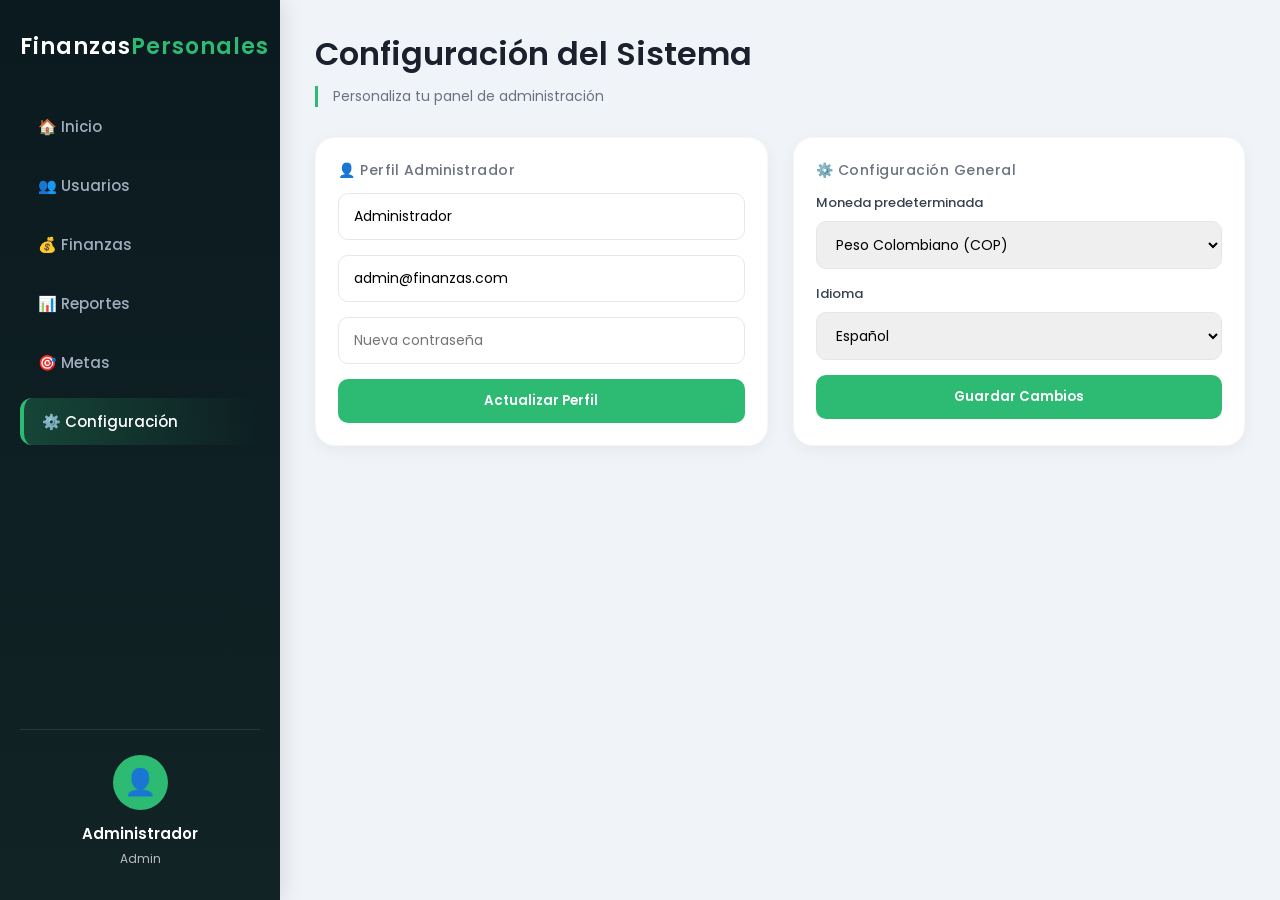
<file: configuracion.html>
<!DOCTYPE html>
<html lang="es">
<head>
<meta charset="UTF-8">
<title>Configuración - Administrador</title>
<link href="https://fonts.googleapis.com/css2?family=Poppins:wght@300;400;500;600;700&display=swap" rel="stylesheet">
<link rel="stylesheet" href="admin.css">
</head>
<body>

<div class="dashboard">
    <div class="sidebar">
        <h1 id="tituloM" >Finanzas<span>Personales</span></h1>
        <ul>
            <li><a href="principal.html">🏠 Inicio</a></li>
            <li><a href="usuarios.html">👥 Usuarios</a></li>
            <li><a href="finanzas.html">💰 Finanzas</a></li>
            <li><a href="reportes.html">📊 Reportes</a></li>
            <li><a href="metas.html">🎯 Metas</a></li>
            <li class="active"><a href="configuracion.html">⚙️ Configuración</a></li>
        </ul>
        <div class="perfil">
            <div class="icono">👤</div>
            <p>Administrador</p>
            <span>Admin</span>
        </div>
    </div>

    <div class="contenido">
        <h1>Configuración del Sistema</h1>
        <p class="subtitulo">Personaliza tu panel de administración</p>

        <div class="cards">
            <div class="card">
                <h3>👤 Perfil Administrador</h3>
                <form>
                    <input type="text" placeholder="Nombre" value="Administrador">
                    <input type="email" placeholder="Email" value="admin@finanzas.com">
                    <input type="password" placeholder="Nueva contraseña">
                    <button type="submit" class="btn-guardar">Actualizar Perfil</button>
                </form>
            </div>

            <div class="card">
                <h3>⚙️ Configuración General</h3>
                <form>
                    <label>Moneda predeterminada</label>
                    <select>
                        <option>Peso Colombiano (COP)</option>
                        <option>Dólar (USD)</option>
                        <option>Euro (EUR)</option>
                    </select>
                    <label>Idioma</label>
                    <select>
                        <option>Español</option>
                        <option>Inglés</option>
                    </select>
                    <button type="submit" class="btn-guardar">Guardar Cambios</button>
                </form>
            </div>
        </div>
    </div>
</div>
</body>
</html>
</file>
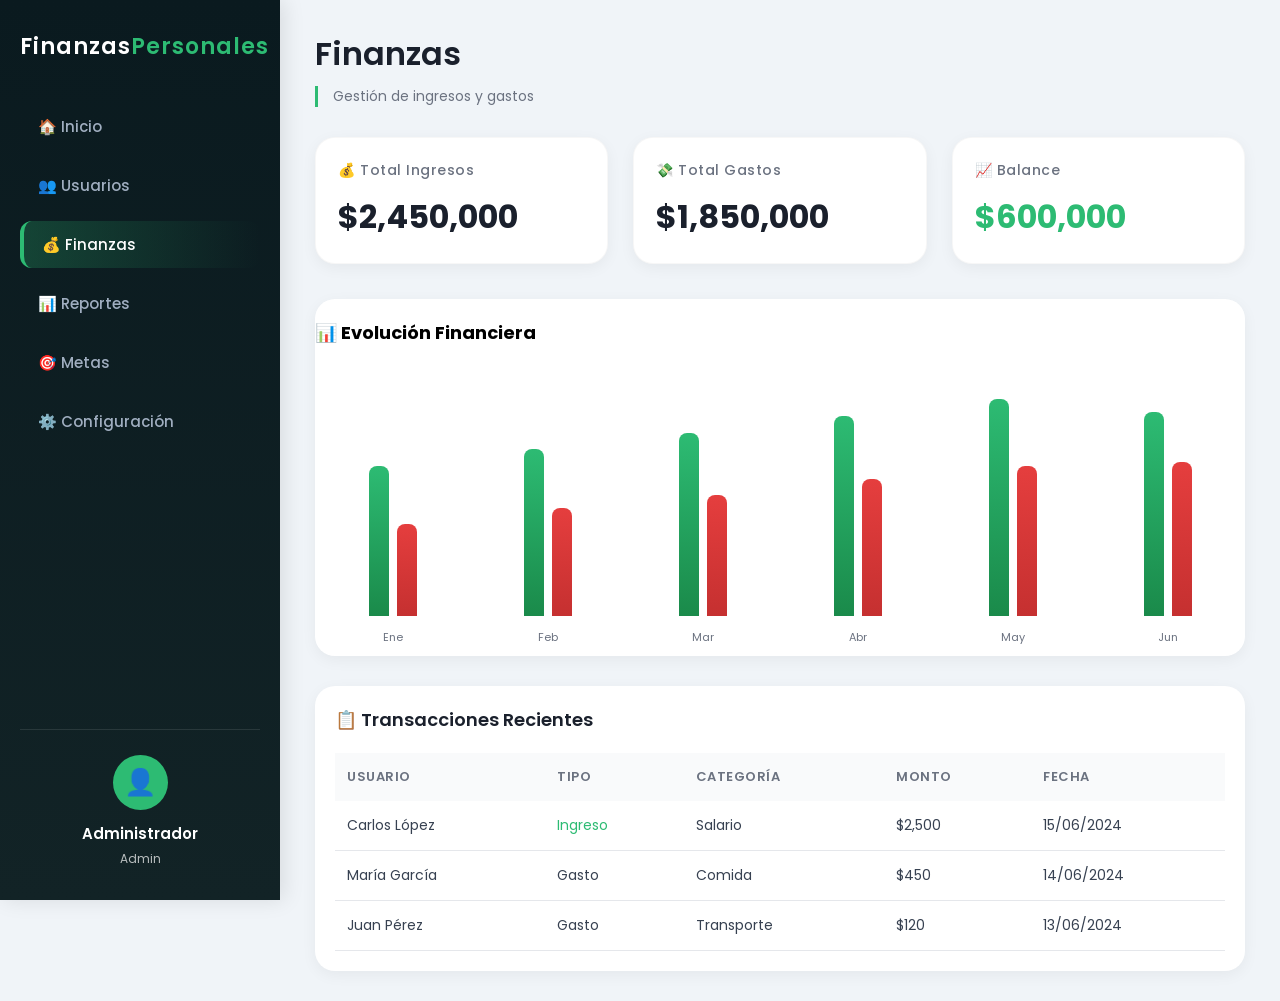
<file: finanzas.html>
<!DOCTYPE html>
<html lang="es">
<head>
<meta charset="UTF-8">
<title>Finanzas - Administrador</title>
<link href="https://fonts.googleapis.com/css2?family=Poppins:wght@300;400;500;600;700&display=swap" rel="stylesheet">
<link rel="stylesheet" href="admin.css">
</head>
<body>

<div class="dashboard">
    <div class="sidebar">
        <h1 id="tituloM" >Finanzas<span>Personales</span></h1>
        <ul>
            <li><a href="principal.html">🏠 Inicio</a></li>
            <li><a href="usuarios.html">👥 Usuarios</a></li>
            <li class="active"><a href="finanzas.html">💰 Finanzas</a></li>
            <li><a href="reportes.html">📊 Reportes</a></li>
            <li><a href="metas.html">🎯 Metas</a></li>
            <li><a href="configuracion.html">⚙️ Configuración</a></li>
        </ul>
        <div class="perfil">
            <div class="icono">👤</div>
            <p>Administrador</p>
            <span>Admin</span>
        </div>
    </div>

    <div class="contenido">
        <h1>Finanzas</h1>
        <p class="subtitulo">Gestión de ingresos y gastos</p>

        <div class="cards">
            <div class="card"><h3>💰 Total Ingresos</h3><p>$2,450,000</p></div>
            <div class="card"><h3>💸 Total Gastos</h3><p>$1,850,000</p></div>
            <div class="card"><h3>📈 Balance</h3><p class="positivo">$600,000</p></div>
        </div>

        <div class="chart-container">
            <h3>📊 Evolución Financiera</h3>
            <div class="chart-content">
                <div class="bars" id="graficaFinanzas">
                    <div class="bar-group"><div class="bar green"></div><div class="bar red"></div><span class="day-label">Ene</span></div>
                    <div class="bar-group"><div class="bar green"></div><div class="bar red"></div><span class="day-label">Feb</span></div>
                    <div class="bar-group"><div class="bar green"></div><div class="bar red"></div><span class="day-label">Mar</span></div>
                    <div class="bar-group"><div class="bar green"></div><div class="bar red"></div><span class="day-label">Abr</span></div>
                    <div class="bar-group"><div class="bar green"></div><div class="bar red"></div><span class="day-label">May</span></div>
                    <div class="bar-group"><div class="bar green"></div><div class="bar red"></div><span class="day-label">Jun</span></div>
                </div>
            </div>
        </div>

        <div class="tabla">
            <h3>📋 Transacciones Recientes</h3>
            <table>
                <thead><tr><th>Usuario</th><th>Tipo</th><th>Categoría</th><th>Monto</th><th>Fecha</th></tr></thead>
                <tbody>
                    <tr><td>Carlos López</td><td class="positivo">Ingreso</td><td>Salario</td><td>$2,500</td><td>15/06/2024</td></tr>
                    <tr><td>María García</td><td class="negativo">Gasto</td><td>Comida</td><td>$450</td><td>14/06/2024</td></tr>
                    <tr><td>Juan Pérez</td><td class="negativo">Gasto</td><td>Transporte</td><td>$120</td><td>13/06/2024</td></tr>
                </tbody>
            </table>
        </div>
    </div>
</div>

<div id="chart-tooltip"></div>
<script>
    let ingresos = [1800, 2000, 2200, 2400, 2600, 2450];
    let gastos = [1100, 1300, 1450, 1650, 1800, 1850];
    let max = 3000;
    document.querySelectorAll("#graficaFinanzas .bar-group").forEach((g, i) => {
        g.querySelector(".green").style.height = (ingresos[i] / max * 100) + "%";
        g.querySelector(".red").style.height = (gastos[i] / max * 100) + "%";
        g.querySelector(".green").setAttribute("data-val", "Ingresos: $" + ingresos[i]);
        g.querySelector(".red").setAttribute("data-val", "Gastos: $" + gastos[i]);
    });
    const tooltip = document.getElementById("chart-tooltip");
    document.addEventListener("mouseover", e => { if(e.target.classList.contains("bar")) { tooltip.innerText = e.target.getAttribute("data-val"); tooltip.style.display = "block"; } });
    document.addEventListener("mousemove", e => { tooltip.style.left = (e.clientX + 10) + "px"; tooltip.style.top = (e.clientY - 10) + "px"; });
    document.addEventListener("mouseout", () => tooltip.style.display = "none");
</script>
</body>
</html>
</file>
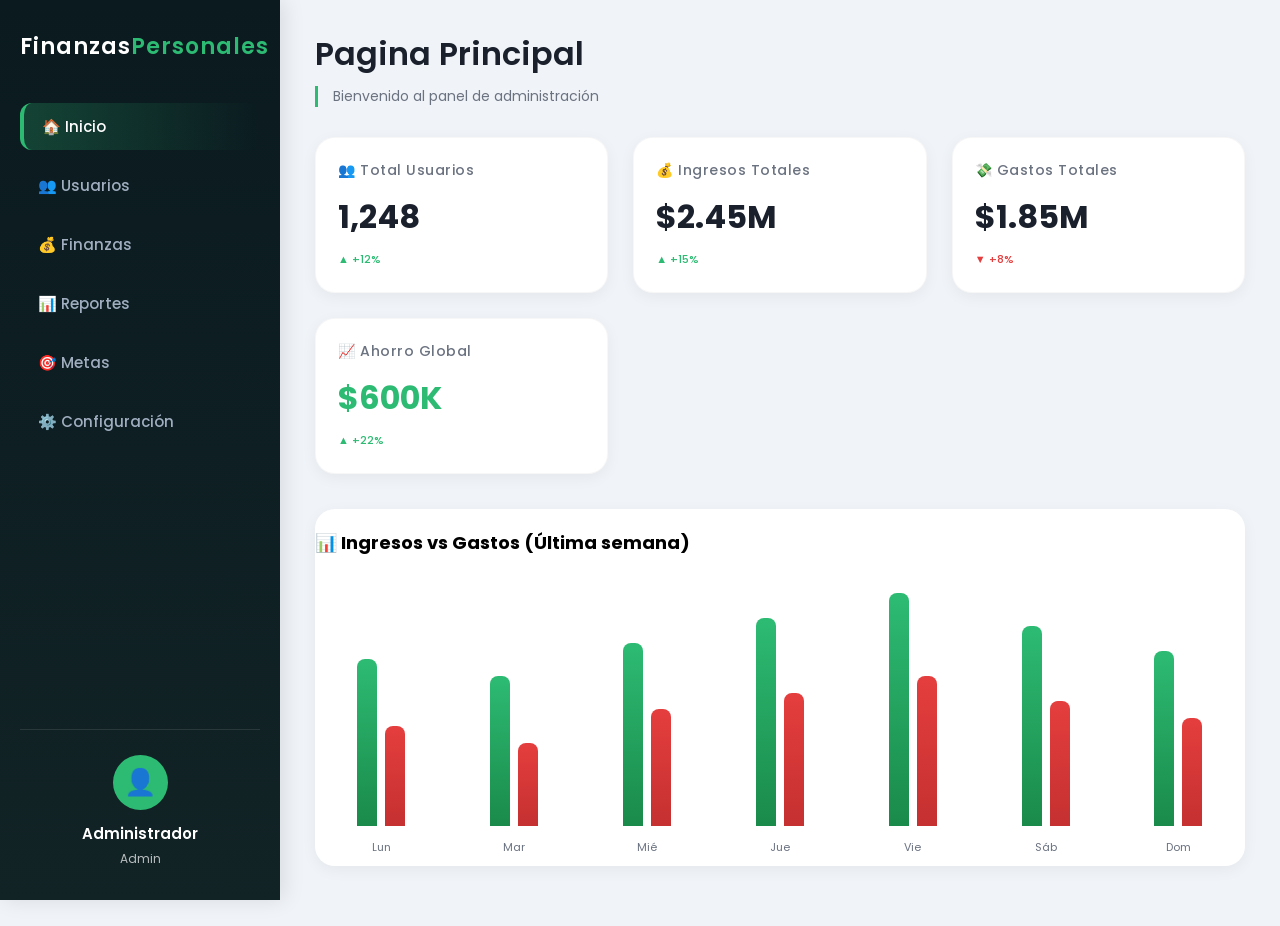
<file: principal.html>
<!DOCTYPE html>
<html lang="es">
<head>
<meta charset="UTF-8">
<title>Inicio - Panel Administrador</title>
<link href="https://fonts.googleapis.com/css2?family=Poppins:wght@300;400;500;600;700&display=swap" rel="stylesheet">
<link rel="stylesheet" href="admin.css">
</head>
<body>

<div class="dashboard">

    <!-- SIDEBAR -->
    <div class="sidebar">
        <h1 id="tituloM" >Finanzas<span>Personales</span></h1>
        <ul>
            <li class="active"><a href="principal.html">🏠 Inicio</a></li>
            <li><a href="usuarios.html">👥 Usuarios</a></li>
            <li><a href="finanzas.html">💰 Finanzas</a></li>
            <li><a href="reportes.html">📊 Reportes</a></li>
            <li><a href="metas.html">🎯 Metas</a></li>
            <li><a href="configuracion.html">⚙️ Configuración</a></li>
        </ul>
        <div class="perfil">
            <div class="icono">👤</div>
            <p>Administrador</p>
            <span>Admin</span>
        </div>
    </div>

    <!-- CONTENIDO -->
    <div class="contenido">
        <h1>Pagina Principal</h1>
        <p class="subtitulo">Bienvenido al panel de administración</p>

        <div class="cards">
            <div class="card">
                <h3>👥 Total Usuarios</h3>
                <p>1,248</p>
                <span class="trend positivo">▲ +12%</span>
            </div>
            <div class="card">
                <h3>💰 Ingresos Totales</h3>
                <p>$2.45M</p>
                <span class="trend positivo">▲ +15%</span>
            </div>
            <div class="card">
                <h3>💸 Gastos Totales</h3>
                <p>$1.85M</p>
                <span class="trend negativo">▼ +8%</span>
            </div>
            <div class="card">
                <h3>📈 Ahorro Global</h3>
                <p class="positivo">$600K</p>
                <span class="trend positivo">▲ +22%</span>
            </div>
        </div>

        <div class="chart-container">
            <h3>📊 Ingresos vs Gastos (Última semana)</h3>
            <div class="chart-content">
                <div class="bars" id="graficaPrincipal">
                    <div class="bar-group"><div class="bar green"></div><div class="bar red"></div><span class="day-label">Lun</span></div>
                    <div class="bar-group"><div class="bar green"></div><div class="bar red"></div><span class="day-label">Mar</span></div>
                    <div class="bar-group"><div class="bar green"></div><div class="bar red"></div><span class="day-label">Mié</span></div>
                    <div class="bar-group"><div class="bar green"></div><div class="bar red"></div><span class="day-label">Jue</span></div>
                    <div class="bar-group"><div class="bar green"></div><div class="bar red"></div><span class="day-label">Vie</span></div>
                    <div class="bar-group"><div class="bar green"></div><div class="bar red"></div><span class="day-label">Sáb</span></div>
                    <div class="bar-group"><div class="bar green"></div><div class="bar red"></div><span class="day-label">Dom</span></div>
                </div>
            </div>
        </div>
    </div>
</div>

<div id="chart-tooltip"></div>

<script>
    function cargarGrafica() {
        let ingresos = [2000, 1800, 2200, 2500, 2800, 2400, 2100];
        let gastos = [1200, 1000, 1400, 1600, 1800, 1500, 1300];
        let max = 3000;
        document.querySelectorAll("#graficaPrincipal .bar-group").forEach((grupo, i) => {
            grupo.querySelector(".green").style.height = (ingresos[i] / max * 100) + "%";
            grupo.querySelector(".red").style.height = (gastos[i] / max * 100) + "%";
            grupo.querySelector(".green").setAttribute("data-val", "Ingresos: $" + ingresos[i]);
            grupo.querySelector(".red").setAttribute("data-val", "Gastos: $" + gastos[i]);
        });
    }
    const tooltip = document.getElementById("chart-tooltip");
    document.addEventListener("mouseover", e => {
        if(e.target.classList.contains("bar")) {
            tooltip.innerText = e.target.getAttribute("data-val");
            tooltip.style.display = "block";
        }
    });
    document.addEventListener("mousemove", e => {
        tooltip.style.left = (e.clientX + 10) + "px";
        tooltip.style.top = (e.clientY - 10) + "px";
    });
    document.addEventListener("mouseout", () => tooltip.style.display = "none");
    cargarGrafica();
</script>
</body>
</html>
</file>
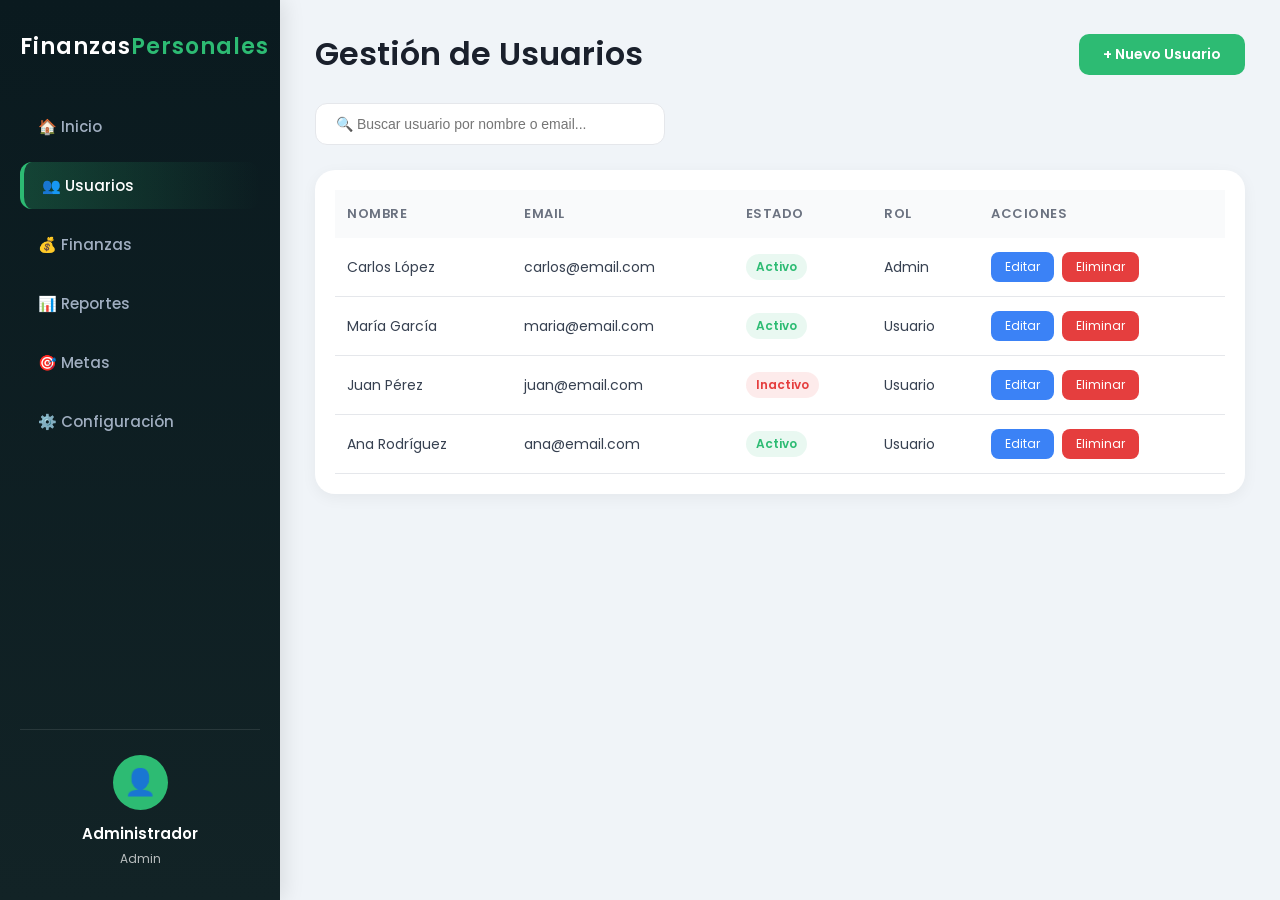
<file: usuarios.html>
<!DOCTYPE html>
<html lang="es">
<head>
<meta charset="UTF-8">
<title>Usuarios - Administrador</title>
<link href="https://fonts.googleapis.com/css2?family=Poppins:wght@300;400;500;600;700&display=swap" rel="stylesheet">
<link rel="stylesheet" href="admin.css">
</head>
<body>

<div class="dashboard">
    <div class="sidebar">
       <h1 id="tituloM" >Finanzas<span>Personales</span></h1>
        <ul>
            <li><a href="principal.html">🏠 Inicio</a></li>
            <li class="active"><a href="usuarios.html">👥 Usuarios</a></li>
            <li><a href="finanzas.html">💰 Finanzas</a></li>
            <li><a href="reportes.html">📊 Reportes</a></li>
            <li><a href="metas.html">🎯 Metas</a></li>
            <li><a href="configuracion.html">⚙️ Configuración</a></li>
        </ul>
        <div class="perfil">
            <div class="icono">👤</div>
            <p>Administrador</p>
            <span>Admin</span>
        </div>
    </div>

    <div class="contenido">
        <div class="header">
            <h1>Gestión de Usuarios</h1>
            <button class="btn-agregar">+ Nuevo Usuario</button>
        </div>
        <div class="buscador">
            <input type="text" placeholder="🔍 Buscar usuario por nombre o email...">
        </div>
        <div class="tabla">
            <table>
                <thead>
                    <tr><th>Nombre</th><th>Email</th><th>Estado</th><th>Rol</th><th>Acciones</th></tr>
                </thead>
                <tbody>
                    <tr><td>Carlos López</td><td>carlos@email.com</td><td><span class="activo">Activo</span></td><td>Admin</td><td><button class="btn-editar">Editar</button><button class="btn-eliminar">Eliminar</button></td></tr>
                    <tr><td>María García</td><td>maria@email.com</td><td><span class="activo">Activo</span></td><td>Usuario</td><td><button class="btn-editar">Editar</button><button class="btn-eliminar">Eliminar</button></td></tr>
                    <tr><td>Juan Pérez</td><td>juan@email.com</td><td><span class="inactivo">Inactivo</span></td><td>Usuario</td><td><button class="btn-editar">Editar</button><button class="btn-eliminar">Eliminar</button></td></tr>
                    <tr><td>Ana Rodríguez</td><td>ana@email.com</td><td><span class="activo">Activo</span></td><td>Usuario</td><td><button class="btn-editar">Editar</button><button class="btn-eliminar">Eliminar</button></td></tr>
                </tbody>
            </table>
        </div>
    </div>
</div>
</body>
</html>
</file>
<file: admin.css>
:root {
    --bg-main: #f0f4f8;
    --sidebar-dark: #0a1a1f;
    --sidebar-light: #122326;
    --primary-green: #2dbb73;
    --primary-dark: #1a8a4a;
    --card-white: #ffffff;
    --danger-red: #e53e3e;
    --danger-dark: #c53030;
    --warning-yellow: #f59e0b;
    --info-blue: #3b82f6;
    --purple: #8b5cf6;
    --gray-text: #6b7280;
    --gray-light: #e5e7eb;
    --gray-bg: #f9fafb;
}

* {
    margin: 0;
    padding: 0;
    box-sizing: border-box;
}

body {
    background: var(--bg-main);
    font-family: 'Poppins', sans-serif;
}

/* ============================================
   LAYOUT PRINCIPAL
   ============================================ */
.dashboard {
    display: flex;
    min-height: 100vh;
}

/* ============================================
   SIDEBAR
   ============================================ */
.sidebar {
    width: 280px;
    background: linear-gradient(180deg, var(--sidebar-dark) 0%, var(--sidebar-light) 100%);
    color: white;
    padding: 30px 20px;
    display: flex;
    flex-direction: column;
    position: fixed;
    height: 100vh;
    overflow-y: auto;
    box-shadow: 4px 0 20px rgba(0,0,0,0.1);
}

.sidebar h1, .sidebar h2 {
    font-size: 22px;
    margin-bottom: 40px;
    text-align: center;
    letter-spacing: 1px;
}

.sidebar h1 span, .sidebar h2 span {
    color: var(--primary-green);
}

.sidebar ul {
    list-style: none;
    flex: 1;
}

.sidebar ul li {
    margin-bottom: 12px;
}

.sidebar ul li a {
    display: flex;
    align-items: center;
    gap: 14px;
    text-decoration: none;
    color: #a0aec0;
    padding: 12px 18px;
    border-radius: 12px;
    transition: all 0.3s ease;
    font-size: 15px;
    font-weight: 500;
}

.sidebar ul li a:hover {
    color: white;
    background: rgba(45, 187, 115, 0.15);
    transform: translateX(5px);
}

.sidebar ul li.active a {
    color: white;
    background: linear-gradient(90deg, rgba(45, 187, 115, 0.25), transparent);
    border-left: 4px solid var(--primary-green);
}

/* Perfil en Sidebar */
.perfil {
    margin-top: auto;
    padding-top: 25px;
    text-align: center;
    border-top: 1px solid rgba(255,255,255,0.1);
}

.icono {
    width: 55px;
    height: 55px;
    background: var(--primary-green);
    border-radius: 50%;
    margin: 0 auto 12px;
    display: flex;
    align-items: center;
    justify-content: center;
    font-size: 26px;
    font-weight: bold;
}

.perfil p {
    font-size: 15px;
    font-weight: 600;
}

.perfil span {
    font-size: 12px;
    opacity: 0.7;
}

/* ============================================
   CONTENIDO PRINCIPAL
   ============================================ */
.contenido {
    flex: 1;
    margin-left: 280px;
    padding: 30px 35px;
}

h1 {
    font-size: 32px;
    margin-bottom: 8px;
    color: #1a202c;
    font-weight: 600;
}

.subtitulo {
    color: var(--gray-text);
    margin-bottom: 30px;
    font-size: 14px;
    border-left: 3px solid var(--primary-green);
    padding-left: 15px;
}

/* ============================================
   CARDS
   ============================================ */
.cards {
    display: grid;
    grid-template-columns: repeat(auto-fit, minmax(220px, 1fr));
    gap: 25px;
    margin-bottom: 35px;
}

.card {
    background: var(--card-white);
    padding: 22px;
    border-radius: 20px;
    box-shadow: 0 4px 15px rgba(0,0,0,0.05);
    transition: all 0.3s ease;
    border: 1px solid rgba(0,0,0,0.03);
}

.card:hover {
    transform: translateY(-5px);
    box-shadow: 0 10px 30px rgba(0,0,0,0.1);
}

.card h3 {
    font-size: 14px;
    color: var(--gray-text);
    margin-bottom: 12px;
    font-weight: 500;
    letter-spacing: 0.5px;
}

.card p {
    font-size: 32px;
    font-weight: 700;
    color: #1a202c;
}

.card .positivo {
    color: var(--primary-green);
}

.card .negativo {
    color: var(--danger-red);
}

.trend {
    font-size: 11px;
    display: inline-block;
    margin-top: 10px;
    font-weight: 500;
}

.trend.positivo {
    color: var(--primary-green);
}

.trend.negativo {
    color: var(--danger-red);
}

/* ============================================
   TABLAS
   ============================================ */
.tabla {
    background: var(--card-white);
    padding: 20px;
    border-radius: 20px;
    box-shadow: 0 4px 15px rgba(0,0,0,0.05);
    overflow-x: auto;
    margin-top: 25px;
}

.tabla h3 {
    margin-bottom: 20px;
    font-size: 18px;
    color: #1a202c;
    font-weight: 600;
}

table {
    width: 100%;
    border-collapse: collapse;
    min-width: 600px;
}

th {
    text-align: left;
    padding: 14px 12px;
    background: var(--gray-bg);
    color: var(--gray-text);
    font-weight: 600;
    font-size: 13px;
    text-transform: uppercase;
    letter-spacing: 0.5px;
}

td {
    padding: 14px 12px;
    border-bottom: 1px solid var(--gray-light);
    font-size: 14px;
    color: #374151;
}

tr:hover {
    background: var(--gray-bg);
}

/* Estados */
.activo {
    color: var(--primary-green);
    font-weight: 600;
    background: rgba(45, 187, 115, 0.1);
    padding: 4px 10px;
    border-radius: 20px;
    display: inline-block;
    font-size: 12px;
}

.inactivo {
    color: var(--danger-red);
    font-weight: 600;
    background: rgba(229, 62, 62, 0.1);
    padding: 4px 10px;
    border-radius: 20px;
    display: inline-block;
    font-size: 12px;
}

/* Badges */
.badge-excelente {
    background: var(--primary-green);
    color: white;
    padding: 4px 12px;
    border-radius: 20px;
    font-size: 11px;
    font-weight: 600;
}

.badge-bueno {
    background: var(--info-blue);
    color: white;
    padding: 4px 12px;
    border-radius: 20px;
    font-size: 11px;
    font-weight: 600;
}

.badge-regular {
    background: var(--warning-yellow);
    color: white;
    padding: 4px 12px;
    border-radius: 20px;
    font-size: 11px;
    font-weight: 600;
}

.badge-atencion {
    background: var(--danger-red);
    color: white;
    padding: 4px 12px;
    border-radius: 20px;
    font-size: 11px;
    font-weight: 600;
}

/* ============================================
   BOTONES
   ============================================ */
button {
    border: none;
    cursor: pointer;
    font-family: 'Poppins', sans-serif;
    transition: all 0.3s ease;
}

.btn-agregar {
    background: var(--primary-green);
    color: white;
    padding: 10px 24px;
    border-radius: 10px;
    font-weight: 600;
    font-size: 14px;
    display: inline-flex;
    align-items: center;
    gap: 8px;
}

.btn-agregar:hover {
    background: var(--primary-dark);
    transform: scale(1.02);
}

.btn-editar {
    background: var(--info-blue);
    color: white;
    padding: 6px 14px;
    border-radius: 8px;
    font-size: 12px;
    margin-right: 8px;
}

.btn-editar:hover {
    background: #2563eb;
}

.btn-eliminar {
    background: var(--danger-red);
    color: white;
    padding: 6px 14px;
    border-radius: 8px;
    font-size: 12px;
}

.btn-eliminar:hover {
    background: var(--danger-dark);
}

.btn-guardar {
    background: var(--primary-green);
    color: white;
    padding: 12px;
    border-radius: 10px;
    font-weight: 600;
    width: 100%;
}

.btn-guardar:hover {
    background: var(--primary-dark);
}

/* ============================================
   FORMULARIOS
   ============================================ */
form input, form select {
    width: 100%;
    padding: 12px 15px;
    border: 1px solid var(--gray-light);
    border-radius: 10px;
    font-family: 'Poppins', sans-serif;
    font-size: 14px;
    margin-bottom: 15px;
    transition: all 0.3s ease;
}

form input:focus, form select:focus {
    outline: none;
    border-color: var(--primary-green);
    box-shadow: 0 0 0 3px rgba(45, 187, 115, 0.1);
}

form label {
    display: block;
    margin-bottom: 8px;
    font-size: 13px;
    font-weight: 500;
    color: #374151;
}

/* ============================================
   BUSCADOR
   ============================================ */
.buscador {
    margin-bottom: 25px;
}

.buscador input {
    width: 100%;
    max-width: 350px;
    padding: 12px 20px;
    border: 1px solid var(--gray-light);
    border-radius: 12px;
    font-size: 14px;
    background: white;
}

.buscador input:focus {
    outline: none;
    border-color: var(--primary-green);
}

/* ============================================
   HEADER CON BOTÓN
   ============================================ */
.header {
    display: flex;
    justify-content: space-between;
    align-items: center;
    margin-bottom: 25px;
    flex-wrap: wrap;
    gap: 15px;
}

.header h1 {
    margin-bottom: 0;
}

/* ============================================
   GRÁFICAS
   ============================================ */
.chart-container {
    background: var(--card-white);
    padding: 25px;
    border-radius: 20px;
    box-shadow: 0 4px 15px rgba(0,0,0,0.05);
    margin-bottom: 30px;
}

.chart-container h3 {
    margin-bottom: 20px;
    font-size: 18px;
}

.chart-content {
    height: 250px;
}

.bars {
    display: flex;
    justify-content: space-around;
    align-items: flex-end;
    height: 100%;
}

.bar-group {
    display: flex;
    gap: 8px;
    align-items: flex-end;
    height: 100%;
    position: relative;
    width: 60px;
    justify-content: center;
}

.bar {
    width: 20px;
    border-radius: 8px 8px 0 0;
    transition: height 0.5s ease;
    min-height: 3px;
}

.bar.green {
    background: linear-gradient(180deg, var(--primary-green), var(--primary-dark));
}

.bar.red {
    background: linear-gradient(180deg, var(--danger-red), var(--danger-dark));
}

.day-label {
    position: absolute;
    bottom: -30px;
    font-size: 11px;
    color: var(--gray-text);
}

/* Tooltip */
#chart-tooltip {
    position: fixed;
    background: #1f2937;
    color: white;
    padding: 6px 12px;
    border-radius: 8px;
    font-size: 12px;
    pointer-events: none;
    display: none;
    z-index: 1000;
    white-space: nowrap;
}

/* ============================================
   GRÁFICAS DE REPORTES
   ============================================ */
.graficas {
    display: grid;
    grid-template-columns: repeat(auto-fit, minmax(450px, 1fr));
    gap: 25px;
    margin-bottom: 30px;
}

.grafica, .grafica-full {
    background: var(--card-white);
    padding: 20px;
    border-radius: 20px;
    box-shadow: 0 4px 15px rgba(0,0,0,0.05);
}

.grafica h3, .grafica-full h3 {
    margin-bottom: 20px;
    font-size: 16px;
}

.chart-barras {
    display: flex;
    justify-content: space-around;
    align-items: flex-end;
    gap: 15px;
    padding: 20px 0;
}

.barra-mes {
    text-align: center;
    flex: 1;
}

.barra-container {
    display: flex;
    justify-content: center;
    gap: 8px;
    align-items: flex-end;
    height: 280px;
    margin-bottom: 10px;
}

.barra-ingreso {
    width: 35px;
    background: linear-gradient(180deg, var(--primary-green), var(--primary-dark));
    border-radius: 5px 5px 0 0;
    min-height: 20px;
}

.barra-gasto {
    width: 35px;
    background: linear-gradient(180deg, var(--danger-red), var(--danger-dark));
    border-radius: 5px 5px 0 0;
    min-height: 20px;
}

.barra-valor {
    font-size: 10px;
    color: var(--gray-text);
}

.leyenda {
    display: flex;
    justify-content: center;
    gap: 20px;
    margin-top: 20px;
    padding-top: 15px;
    border-top: 1px solid var(--gray-light);
}

.leyenda span {
    display: flex;
    align-items: center;
    gap: 8px;
    font-size: 12px;
}

.color-ingreso, .color-gasto {
    width: 12px;
    height: 12px;
    border-radius: 3px;
}

.color-ingreso { background: var(--primary-green); }
.color-gasto { background: var(--danger-red); }

/* Donut */
.donut-container {
    position: relative;
    display: flex;
    justify-content: center;
    align-items: center;
    margin: 20px 0;
}

.donut {
    width: 180px;
    height: 180px;
    transform: rotate(-90deg);
}

.donut-center {
    position: absolute;
    text-align: center;
}

.donut-total {
    font-size: 22px;
    font-weight: bold;
}

.donut-label {
    font-size: 10px;
    color: var(--gray-text);
}

.categorias {
    margin-top: 20px;
    padding-top: 15px;
    border-top: 1px solid var(--gray-light);
}

.categoria {
    display: flex;
    justify-content: space-between;
    padding: 8px 0;
    font-size: 13px;
}

.cat-color {
    width: 12px;
    height: 12px;
    border-radius: 3px;
    display: inline-block;
    margin-right: 8px;
}

/* Línea de tiempo */
.line-chart {
    padding: 20px 0;
}

.line-bars {
    display: flex;
    justify-content: space-around;
    gap: 15px;
}

.line-bar {
    text-align: center;
    flex: 1;
}

.line-fill {
    background: linear-gradient(180deg, var(--info-blue), #2563eb);
    border-radius: 5px 5px 0 0;
    width: 100%;
    max-width: 50px;
    margin: 0 auto;
}

/* ============================================
   RESPONSIVE
   ============================================ */
@media (max-width: 1024px) {
    .sidebar { width: 240px; }
    .contenido { margin-left: 240px; padding: 25px; }
    .cards { grid-template-columns: repeat(auto-fit, minmax(200px, 1fr)); }
}

@media (max-width: 768px) {
    .sidebar { transform: translateX(-100%); position: fixed; z-index: 1000; transition: 0.3s; }
    .contenido { margin-left: 0; padding: 20px; }
    .graficas { grid-template-columns: 1fr; }
    .header { flex-direction: column; align-items: flex-start; }
    .card p { font-size: 24px; }
}

/* ============================================
   REPORTES.CSS - Estilos para Reportes de Administrador
   Incluye sección de Presupuesto Mensual
   ============================================ */

/* ============================================
   SECCIÓN DE PRESUPUESTO ADMINISTRADOR
   ============================================ */

.presupuesto-section {
    background: white;
    border-radius: 20px;
    padding: 25px;
    margin-bottom: 30px;
    box-shadow: 0 4px 15px rgba(0,0,0,0.05);
}

.presupuesto-header {
    display: flex;
    justify-content: space-between;
    align-items: center;
    margin-bottom: 25px;
    flex-wrap: wrap;
    gap: 15px;
}

.presupuesto-header h2 {
    font-size: 20px;
    color: #1a202c;
    display: flex;
    align-items: center;
    gap: 10px;
}

.presupuesto-header h2::before {
    content: "📋";
    font-size: 24px;
}

/* Selector de mes */
.mes-selector {
    display: flex;
    align-items: center;
    gap: 15px;
    background: #f9fafb;
    padding: 8px 15px;
    border-radius: 12px;
}

.mes-selector label {
    font-weight: 500;
    color: #374151;
}

.mes-selector select {
    padding: 8px 12px;
    border: 1px solid #e5e7eb;
    border-radius: 8px;
    font-family: 'Poppins', sans-serif;
    background: white;
    cursor: pointer;
}

.mes-selector select:focus {
    outline: none;
    border-color: #2dbb73;
}

/* Tabla de presupuesto */
.presupuesto-tabla {
    overflow-x: auto;
}

.presupuesto-tabla table {
    width: 100%;
    border-collapse: collapse;
}

.presupuesto-tabla th {
    background: #f9fafb;
    padding: 15px 12px;
    text-align: left;
    font-weight: 600;
    font-size: 13px;
    color: #6b7280;
    text-transform: uppercase;
    letter-spacing: 0.5px;
}

.presupuesto-tabla td {
    padding: 15px 12px;
    border-bottom: 1px solid #e5e7eb;
    font-size: 14px;
}

.presupuesto-tabla tr:hover {
    background: #f9fafb;
}

/* Categorías */
.categoria-nombre {
    display: flex;
    align-items: center;
    gap: 12px;
    font-weight: 500;
}

.categoria-icono {
    width: 35px;
    height: 35px;
    border-radius: 10px;
    display: flex;
    align-items: center;
    justify-content: center;
    font-size: 18px;
}

.icono-comida { background: rgba(45, 187, 115, 0.15); }
.icono-servicios { background: rgba(59, 130, 246, 0.15); }
.icono-transporte { background: rgba(245, 158, 11, 0.15); }
.icono-entretenimiento { background: rgba(139, 92, 246, 0.15); }
.icono-salud { background: rgba(239, 68, 68, 0.15); }
.icono-educacion { background: rgba(6, 182, 212, 0.15); }
.icono-ahorro { background: rgba(16, 185, 129, 0.15); }
.icono-otros { background: rgba(107, 114, 128, 0.15); }

/* Inputs de presupuesto */
.presupuesto-input {
    width: 140px;
    padding: 8px 12px;
    border: 1px solid #e5e7eb;
    border-radius: 8px;
    font-family: 'Poppins', sans-serif;
    font-size: 14px;
    transition: all 0.3s ease;
}

.presupuesto-input:focus {
    outline: none;
    border-color: #2dbb73;
    box-shadow: 0 0 0 3px rgba(45, 187, 115, 0.1);
}

/* Gasto actual */
.gasto-actual {
    font-weight: 500;
}

.gasto-actual.por-debajo {
    color: #2dbb73;
}

.gasto-actual.por-encima {
    color: #e53e3e;
}

/* Barra de progreso */
.progreso-bar-container {
    width: 100%;
    min-width: 120px;
    background: #e5e7eb;
    border-radius: 10px;
    height: 8px;
    overflow: hidden;
}

.progreso-bar {
    height: 100%;
    border-radius: 10px;
    transition: width 0.5s ease;
}

.progreso-bar.bajo {
    background: #2dbb73;
}

.progreso-bar.medio {
    background: #f59e0b;
}

.progreso-bar.alto {
    background: #e53e3e;
}

.porcentaje-texto {
    font-size: 12px;
    font-weight: 500;
    margin-left: 10px;
    white-space: nowrap;
}

.porcentaje-texto.bajo {
    color: #2dbb73;
}

.porcentaje-texto.medio {
    color: #f59e0b;
}

.porcentaje-texto.alto {
    color: #e53e3e;
}

/* Botones */
.btn-guardar-presupuesto {
    background: #2dbb73;
    color: white;
    padding: 10px 24px;
    border: none;
    border-radius: 10px;
    font-family: 'Poppins', sans-serif;
    font-weight: 600;
    font-size: 14px;
    cursor: pointer;
    transition: all 0.3s ease;
    display: inline-flex;
    align-items: center;
    gap: 8px;
}

.btn-guardar-presupuesto:hover {
    background: #1a8a4a;
    transform: translateY(-2px);
}

.btn-editar-presupuesto {
    background: #3b82f6;
    color: white;
    padding: 6px 14px;
    border: none;
    border-radius: 8px;
    font-size: 12px;
    cursor: pointer;
    transition: all 0.3s ease;
    margin-right: 8px;
}

.btn-editar-presupuesto:hover {
    background: #2563eb;
}

.btn-aplicar-todos {
    background: #8b5cf6;
    color: white;
    padding: 10px 20px;
    border: none;
    border-radius: 10px;
    font-family: 'Poppins', sans-serif;
    font-weight: 600;
    font-size: 13px;
    cursor: pointer;
    transition: all 0.3s ease;
    display: inline-flex;
    align-items: center;
    gap: 8px;
}

.btn-aplicar-todos:hover {
    background: #7c3aed;
}

/* Resumen de presupuesto */
.resumen-presupuesto {
    display: grid;
    grid-template-columns: repeat(auto-fit, minmax(200px, 1fr));
    gap: 20px;
    margin-top: 25px;
    padding-top: 20px;
    border-top: 1px solid #e5e7eb;
}

.resumen-item {
    text-align: center;
    padding: 15px;
    background: #f9fafb;
    border-radius: 15px;
}

.resumen-item h4 {
    font-size: 13px;
    color: #6b7280;
    margin-bottom: 8px;
}

.resumen-item .valor {
    font-size: 24px;
    font-weight: 700;
}

.resumen-item .valor.total-presupuesto {
    color: #3b82f6;
}

.resumen-item .valor.total-gastado {
    color: #e53e3e;
}

.resumen-item .valor.restante {
    color: #2dbb73;
}

/* Alertas de presupuesto */
.alertas-container {
    margin-top: 20px;
}

.alerta-presupuesto {
    background: #fef3c7;
    border-left: 4px solid #f59e0b;
    padding: 12px 15px;
    border-radius: 10px;
    margin-top: 10px;
    display: flex;
    align-items: center;
    gap: 10px;
    font-size: 13px;
}

.alerta-presupuesto.alerta-roja {
    background: #fee2e2;
    border-left-color: #e53e3e;
}

.alerta-presupuesto .alerta-icono {
    font-size: 18px;
}

/* ============================================
   GRÁFICAS DE REPORTES
   ============================================ */

.graficas {
    display: grid;
    grid-template-columns: repeat(auto-fit, minmax(450px, 1fr));
    gap: 25px;
    margin-bottom: 30px;
}

.grafica, .grafica-full {
    background: white;
    padding: 20px;
    border-radius: 20px;
    box-shadow: 0 4px 15px rgba(0,0,0,0.05);
}

.grafica h3, .grafica-full h3 {
    margin-bottom: 20px;
    font-size: 16px;
    color: #1a202c;
}

/* Gráfico de barras comparativo */
.chart-barras {
    display: flex;
    justify-content: space-around;
    align-items: flex-end;
    gap: 15px;
    padding: 20px 0;
    flex-wrap: wrap;
}

.barra-mes {
    text-align: center;
    flex: 1;
    min-width: 80px;
}

.barra-container {
    display: flex;
    justify-content: center;
    gap: 8px;
    align-items: flex-end;
    height: 280px;
    margin-bottom: 10px;
}

.barra-presupuesto {
    width: 35px;
    background: linear-gradient(180deg, #3b82f6, #2563eb);
    border-radius: 5px 5px 0 0;
    min-height: 20px;
    transition: height 0.5s ease;
}

.barra-gasto-real {
    width: 35px;
    background: linear-gradient(180deg, #e53e3e, #c53030);
    border-radius: 5px 5px 0 0;
    min-height: 20px;
    transition: height 0.5s ease;
}

.barra-valor {
    font-size: 10px;
    color: #6b7280;
    display: block;
    margin-top: 5px;
}

.leyenda {
    display: flex;
    justify-content: center;
    gap: 20px;
    margin-top: 20px;
    padding-top: 15px;
    border-top: 1px solid #e5e7eb;
}

.leyenda span {
    display: flex;
    align-items: center;
    gap: 8px;
    font-size: 12px;
}

.color-presupuesto {
    width: 12px;
    height: 12px;
    background: #3b82f6;
    border-radius: 3px;
}

.color-gasto-real {
    width: 12px;
    height: 12px;
    background: #e53e3e;
    border-radius: 3px;
}

/* Gráfico de dona */
.donut-container {
    position: relative;
    display: flex;
    justify-content: center;
    align-items: center;
    margin: 20px 0;
}

.donut {
    width: 180px;
    height: 180px;
    transform: rotate(-90deg);
}

.donut-center {
    position: absolute;
    text-align: center;
}

.donut-total {
    font-size: 22px;
    font-weight: bold;
}

.donut-label {
    font-size: 10px;
    color: #6b7280;
}

.categorias {
    margin-top: 20px;
    padding-top: 15px;
    border-top: 1px solid #e5e7eb;
}

.categoria {
    display: flex;
    justify-content: space-between;
    padding: 8px 0;
    font-size: 13px;
}

.cat-color {
    width: 12px;
    height: 12px;
    border-radius: 3px;
    display: inline-block;
    margin-right: 8px;
}

/* ============================================
   CARDS Y TABLAS
   ============================================ */

.cards {
    display: grid;
    grid-template-columns: repeat(auto-fit, minmax(220px, 1fr));
    gap: 25px;
    margin-bottom: 35px;
}

.card {
    background: white;
    padding: 22px;
    border-radius: 20px;
    box-shadow: 0 4px 15px rgba(0,0,0,0.05);
    transition: all 0.3s ease;
}

.card:hover {
    transform: translateY(-5px);
    box-shadow: 0 10px 30px rgba(0,0,0,0.1);
}

.card h3 {
    font-size: 14px;
    color: #6b7280;
    margin-bottom: 12px;
    font-weight: 500;
}

.card p {
    font-size: 32px;
    font-weight: 700;
}

.trend {
    font-size: 11px;
    display: inline-block;
    margin-top: 10px;
}

.trend.positivo {
    color: #2dbb73;
}

.trend.negativo {
    color: #e53e3e;
}

.positivo {
    color: #2dbb73;
}

/* Tabla de usuarios */
.tabla-movimientos {
    background: white;
    padding: 20px;
    border-radius: 20px;
    box-shadow: 0 4px 15px rgba(0,0,0,0.05);
    margin-top: 25px;
    overflow-x: auto;
}

.tabla-movimientos h3 {
    margin-bottom: 20px;
    font-size: 18px;
}

table {
    width: 100%;
    border-collapse: collapse;
    min-width: 600px;
}

th {
    text-align: left;
    padding: 14px 12px;
    background: #f9fafb;
    color: #6b7280;
    font-weight: 600;
    font-size: 13px;
}

td {
    padding: 14px 12px;
    border-bottom: 1px solid #e5e7eb;
    font-size: 14px;
}

tr:hover {
    background: #f9fafb;
}

/* Badges */
.badge-excelente {
    background: #2dbb73;
    color: white;
    padding: 4px 12px;
    border-radius: 20px;
    font-size: 11px;
    font-weight: 600;
}

.badge-bueno {
    background: #3b82f6;
    color: white;
    padding: 4px 12px;
    border-radius: 20px;
    font-size: 11px;
    font-weight: 600;
}

.badge-regular {
    background: #f59e0b;
    color: white;
    padding: 4px 12px;
    border-radius: 20px;
    font-size: 11px;
    font-weight: 600;
}

.badge-atencion {
    background: #e53e3e;
    color: white;
    padding: 4px 12px;
    border-radius: 20px;
    font-size: 11px;
    font-weight: 600;
}

/* ============================================
   RESPONSIVE
   ============================================ */

@media (max-width: 1024px) {
    .chart-barras {
        flex-direction: column;
        align-items: center;
    }
    
    .barra-container {
        flex-direction: row;
        height: auto;
        gap: 20px;
    }
    
    .barra-presupuesto, .barra-gasto-real {
        width: 50px;
        height: 30px !important;
        border-radius: 5px;
    }
}

@media (max-width: 768px) {
    .presupuesto-header {
        flex-direction: column;
        align-items: flex-start;
    }
    
    .graficas {
        grid-template-columns: 1fr;
    }
    
    .presupuesto-input {
        width: 100px;
    }
    
    .resumen-presupuesto {
        grid-template-columns: 1fr;
    }
    
    .categoria-nombre {
        font-size: 12px;
    }
    
    .categoria-icono {
        width: 28px;
        height: 28px;
        font-size: 14px;
    }
}

@media (max-width: 480px) {
    .presupuesto-tabla th,
    .presupuesto-tabla td {
        padding: 10px 8px;
        font-size: 12px;
    }
    
    .presupuesto-input {
        width: 80px;
        font-size: 12px;
        padding: 6px 8px;
    }
    
    .btn-editar-presupuesto {
        padding: 4px 10px;
        font-size: 10px;
    }
}

/* ============================================
   REPORTES.CSS - Estilos para Reportes
   Diseño basado en la imagen proporcionada
   ============================================ */

/* Contenedor principal */
.reportes-container {
    padding: 20px;
}

/* ============================================
   HEADER CON SELECTOR DE FECHA
   ============================================ */
.reportes-header {
    display: flex;
    justify-content: space-between;
    align-items: center;
    margin-bottom: 30px;
    flex-wrap: wrap;
    gap: 15px;
}

.reportes-header h1 {
    font-size: 24px;
    color: #1a202c;
    margin: 0;
}

.reportes-header p {
    color: #6b7280;
    font-size: 14px;
    margin-top: 5px;
}

.fecha-selector {
    background: white;
    padding: 8px 16px;
    border-radius: 20px;
    display: flex;
    align-items: center;
    gap: 10px;
    box-shadow: 0 2px 8px rgba(0,0,0,0.05);
}

.fecha-selector span {
    color: #6b7280;
    font-size: 14px;
}

.fecha-selector select {
    border: none;
    background: transparent;
    font-family: 'Poppins', sans-serif;
    font-size: 14px;
    font-weight: 500;
    color: #1a202c;
    cursor: pointer;
    padding: 5px;
}

.fecha-selector select:focus {
    outline: none;
}

/* ============================================
   CARDS DE ESTADÍSTICAS
   ============================================ */
.stats-cards {
    display: grid;
    grid-template-columns: repeat(4, 1fr);
    gap: 20px;
    margin-bottom: 30px;
}

.stat-card {
    background: white;
    padding: 20px;
    border-radius: 16px;
    box-shadow: 0 2px 10px rgba(0,0,0,0.05);
    transition: transform 0.3s ease;
}

.stat-card:hover {
    transform: translateY(-3px);
    box-shadow: 0 8px 25px rgba(0,0,0,0.1);
}

.stat-card h3 {
    font-size: 14px;
    color: #6b7280;
    margin-bottom: 12px;
    font-weight: 500;
}

.stat-card .valor {
    font-size: 28px;
    font-weight: 700;
    color: #1a202c;
    margin-bottom: 8px;
}

.stat-card .trend {
    font-size: 12px;
    display: flex;
    align-items: center;
    gap: 4px;
}

.stat-card .trend.up {
    color: #2dbb73;
}

.stat-card .trend.down {
    color: #e53e3e;
}

.stat-card .subtitulo {
    font-size: 12px;
    color: #6b7280;
    margin-top: 8px;
}

/* Card de Metas */
.metas-card {
    background: linear-gradient(135deg, #2dbb73 0%, #1a8a4a 100%);
    color: white;
}

.metas-card h3 {
    color: rgba(255,255,255,0.8);
}

.metas-card .valor {
    color: white;
}

.metas-card .subtitulo {
    color: rgba(255,255,255,0.7);
}

/* ============================================
   GRÁFICO PRINCIPAL
   ============================================ */
.chart-section {
    background: white;
    border-radius: 20px;
    padding: 20px;
    margin-bottom: 30px;
    box-shadow: 0 2px 10px rgba(0,0,0,0.05);
}

.chart-header {
    display: flex;
    justify-content: space-between;
    align-items: center;
    margin-bottom: 20px;
}

.chart-header h3 {
    font-size: 18px;
    color: #1a202c;
}

.chart-legend {
    display: flex;
    gap: 20px;
}

.legend-item {
    display: flex;
    align-items: center;
    gap: 8px;
    font-size: 12px;
    color: #6b7280;
}

.legend-color {
    width: 12px;
    height: 12px;
    border-radius: 3px;
}

.legend-color.ingresos {
    background: #2dbb73;
}

.legend-color.gastos {
    background: #e53e3e;
}

.legend-color.balance {
    background: #3b82f6;
}

/* Gráfico de barras */
.chart-container {
    position: relative;
    padding: 20px 0 40px 0;
}

.chart-bars {
    display: flex;
    justify-content: space-around;
    align-items: flex-end;
    gap: 15px;
    height: 300px;
}

.bar-item {
    flex: 1;
    display: flex;
    flex-direction: column;
    align-items: center;
    gap: 8px;
}

.bar-wrapper {
    display: flex;
    gap: 6px;
    align-items: flex-end;
    height: 250px;
}

.bar-ingreso {
    width: 30px;
    background: linear-gradient(180deg, #2dbb73, #1a8a4a);
    border-radius: 8px 8px 0 0;
    transition: height 0.5s ease;
}

.bar-gasto {
    width: 30px;
    background: linear-gradient(180deg, #e53e3e, #c53030);
    border-radius: 8px 8px 0 0;
    transition: height 0.5s ease;
}

.bar-label {
    font-size: 12px;
    color: #6b7280;
    text-align: center;
}

.bar-value {
    font-size: 10px;
    color: #9ca3af;
}

/* Anotación del balance */
.chart-annotation {
    text-align: center;
    margin-top: 20px;
    padding: 12px;
    background: #f0fdf4;
    border-radius: 12px;
    display: inline-block;
    width: auto;
}

.chart-annotation span {
    color: #2dbb73;
    font-weight: 700;
    font-size: 18px;
}

/* ============================================
   GRID DE DOS COLUMNAS
   ============================================ */
.reportes-grid {
    display: grid;
    grid-template-columns: 1fr 1fr;
    gap: 25px;
    margin-bottom: 30px;
}

/* ============================================
   REPORTES RECIENTES
   ============================================ */
.recientes-section {
    background: white;
    border-radius: 20px;
    padding: 20px;
    box-shadow: 0 2px 10px rgba(0,0,0,0.05);
}

.recientes-section h3 {
    font-size: 18px;
    color: #1a202c;
    margin-bottom: 20px;
    display: flex;
    align-items: center;
    gap: 10px;
}

.recientes-list {
    display: flex;
    flex-direction: column;
    gap: 15px;
}

.reporte-item {
    display: flex;
    justify-content: space-between;
    align-items: center;
    padding: 15px;
    background: #f9fafb;
    border-radius: 12px;
    transition: all 0.3s ease;
    cursor: pointer;
}

.reporte-item:hover {
    background: #f3f4f6;
    transform: translateX(5px);
}

.reporte-info h4 {
    font-size: 16px;
    color: #1a202c;
    margin-bottom: 5px;
}

.reporte-info p {
    font-size: 12px;
    color: #6b7280;
}

.reporte-icono {
    font-size: 24px;
}

/* ============================================
   CATEGORÍAS DE GASTOS
   ============================================ */
.categorias-section {
    background: white;
    border-radius: 20px;
    padding: 20px;
    box-shadow: 0 2px 10px rgba(0,0,0,0.05);
}

.categorias-section h3 {
    font-size: 18px;
    color: #1a202c;
    margin-bottom: 20px;
    display: flex;
    align-items: center;
    gap: 10px;
}

.categorias-list {
    display: flex;
    flex-direction: column;
    gap: 15px;
}

.categoria-item {
    display: flex;
    justify-content: space-between;
    align-items: center;
    padding: 12px 0;
    border-bottom: 1px solid #e5e7eb;
}

.categoria-info {
    display: flex;
    align-items: center;
    gap: 12px;
}

.categoria-icono {
    width: 40px;
    height: 40px;
    border-radius: 12px;
    display: flex;
    align-items: center;
    justify-content: center;
    font-size: 20px;
}

.categoria-icono.comida { background: rgba(45, 187, 115, 0.15); }
.categoria-icono.vivienda { background: rgba(59, 130, 246, 0.15); }
.categoria-icono.transporte { background: rgba(245, 158, 11, 0.15); }
.categoria-icono.entretenimiento { background: rgba(139, 92, 246, 0.15); }
.categoria-icono.otros { background: rgba(107, 114, 128, 0.15); }

.categoria-texto h4 {
    font-size: 14px;
    color: #1a202c;
    margin-bottom: 4px;
}

.categoria-texto p {
    font-size: 12px;
    color: #6b7280;
}

.categoria-monto {
    text-align: right;
}

.categoria-monto .monto {
    font-size: 16px;
    font-weight: 700;
    color: #1a202c;
}

.categoria-monto .porcentaje {
    font-size: 12px;
    color: #6b7280;
}

/* Barra de progreso de categoría */
.categoria-progreso {
    width: 100%;
    margin-top: 8px;
}

.progreso-bg {
    background: #e5e7eb;
    border-radius: 10px;
    height: 6px;
    overflow: hidden;
}

.progreso-fill {
    height: 100%;
    border-radius: 10px;
    transition: width 0.5s ease;
}

/* ============================================
   BOTÓN VER TOTALES
   ============================================ */
.btn-ver-totales {
    text-align: center;
    margin-top: 20px;
    padding-top: 15px;
    border-top: 1px solid #e5e7eb;
}

.btn-ver-totales button {
    background: transparent;
    border: 1px solid #2dbb73;
    color: #2dbb73;
    padding: 10px 24px;
    border-radius: 12px;
    font-family: 'Poppins', sans-serif;
    font-weight: 600;
    font-size: 14px;
    cursor: pointer;
    transition: all 0.3s ease;
}

.btn-ver-totales button:hover {
    background: #2dbb73;
    color: white;
    transform: translateY(-2px);
}

/* ============================================
   RESPONSIVE
   ============================================ */
@media (max-width: 1200px) {
    .stats-cards {
        grid-template-columns: repeat(2, 1fr);
    }
}

@media (max-width: 768px) {
    .reportes-grid {
        grid-template-columns: 1fr;
    }
    
    .stats-cards {
        grid-template-columns: 1fr;
    }
    
    .chart-bars {
        gap: 8px;
    }
    
    .bar-ingreso, .bar-gasto {
        width: 20px;
    }
    
    .reportes-header {
        flex-direction: column;
        align-items: flex-start;
    }
}

/* ============================================
   GRÁFICO CIRCULAR (DONA)
   ============================================ */

.dona-section {
    background: white;
    border-radius: 20px;
    padding: 20px;
    margin-bottom: 30px;
    box-shadow: 0 2px 10px rgba(0,0,0,0.05);
}

.dona-header {
    display: flex;
    justify-content: space-between;
    align-items: center;
    margin-bottom: 20px;
    flex-wrap: wrap;
    gap: 15px;
}

.dona-header h3 {
    font-size: 18px;
    color: #1a202c;
    display: flex;
    align-items: center;
    gap: 10px;
}

.dona-legend {
    display: flex;
    flex-wrap: wrap;
    gap: 15px;
}

.dona-legend-item {
    display: flex;
    align-items: center;
    gap: 8px;
    font-size: 12px;
    color: #6b7280;
}

.dona-color {
    width: 12px;
    height: 12px;
    border-radius: 3px;
}

.dona-container {
    display: flex;
    justify-content: center;
    align-items: center;
    gap: 40px;
    flex-wrap: wrap;
    padding: 20px;
}

.dona-grafico {
    position: relative;
    width: 220px;
    height: 220px;
}

.dona-svg {
    width: 100%;
    height: 100%;
    transform: rotate(-90deg);
}

.dona-centro {
    position: absolute;
    top: 50%;
    left: 50%;
    transform: translate(-50%, -50%);
    text-align: center;
}

.dona-total {
    font-size: 24px;
    font-weight: 700;
    color: #1a202c;
}

.dona-label {
    font-size: 11px;
    color: #6b7280;
}

.dona-lista {
    flex: 1;
    min-width: 200px;
}

.dona-item {
    display: flex;
    justify-content: space-between;
    align-items: center;
    padding: 10px 0;
    border-bottom: 1px solid #e5e7eb;
}

.dona-item-info {
    display: flex;
    align-items: center;
    gap: 10px;
}

.dona-item-color {
    width: 12px;
    height: 12px;
    border-radius: 3px;
}

.dona-item-nombre {
    font-size: 14px;
    color: #374151;
}

.dona-item-valor {
    font-weight: 600;
    color: #1a202c;
}

.dona-item-porcentaje {
    font-size: 12px;
    color: #6b7280;
    margin-left: 10px;
}

#tituloM{
    color: white;
}
</file>
